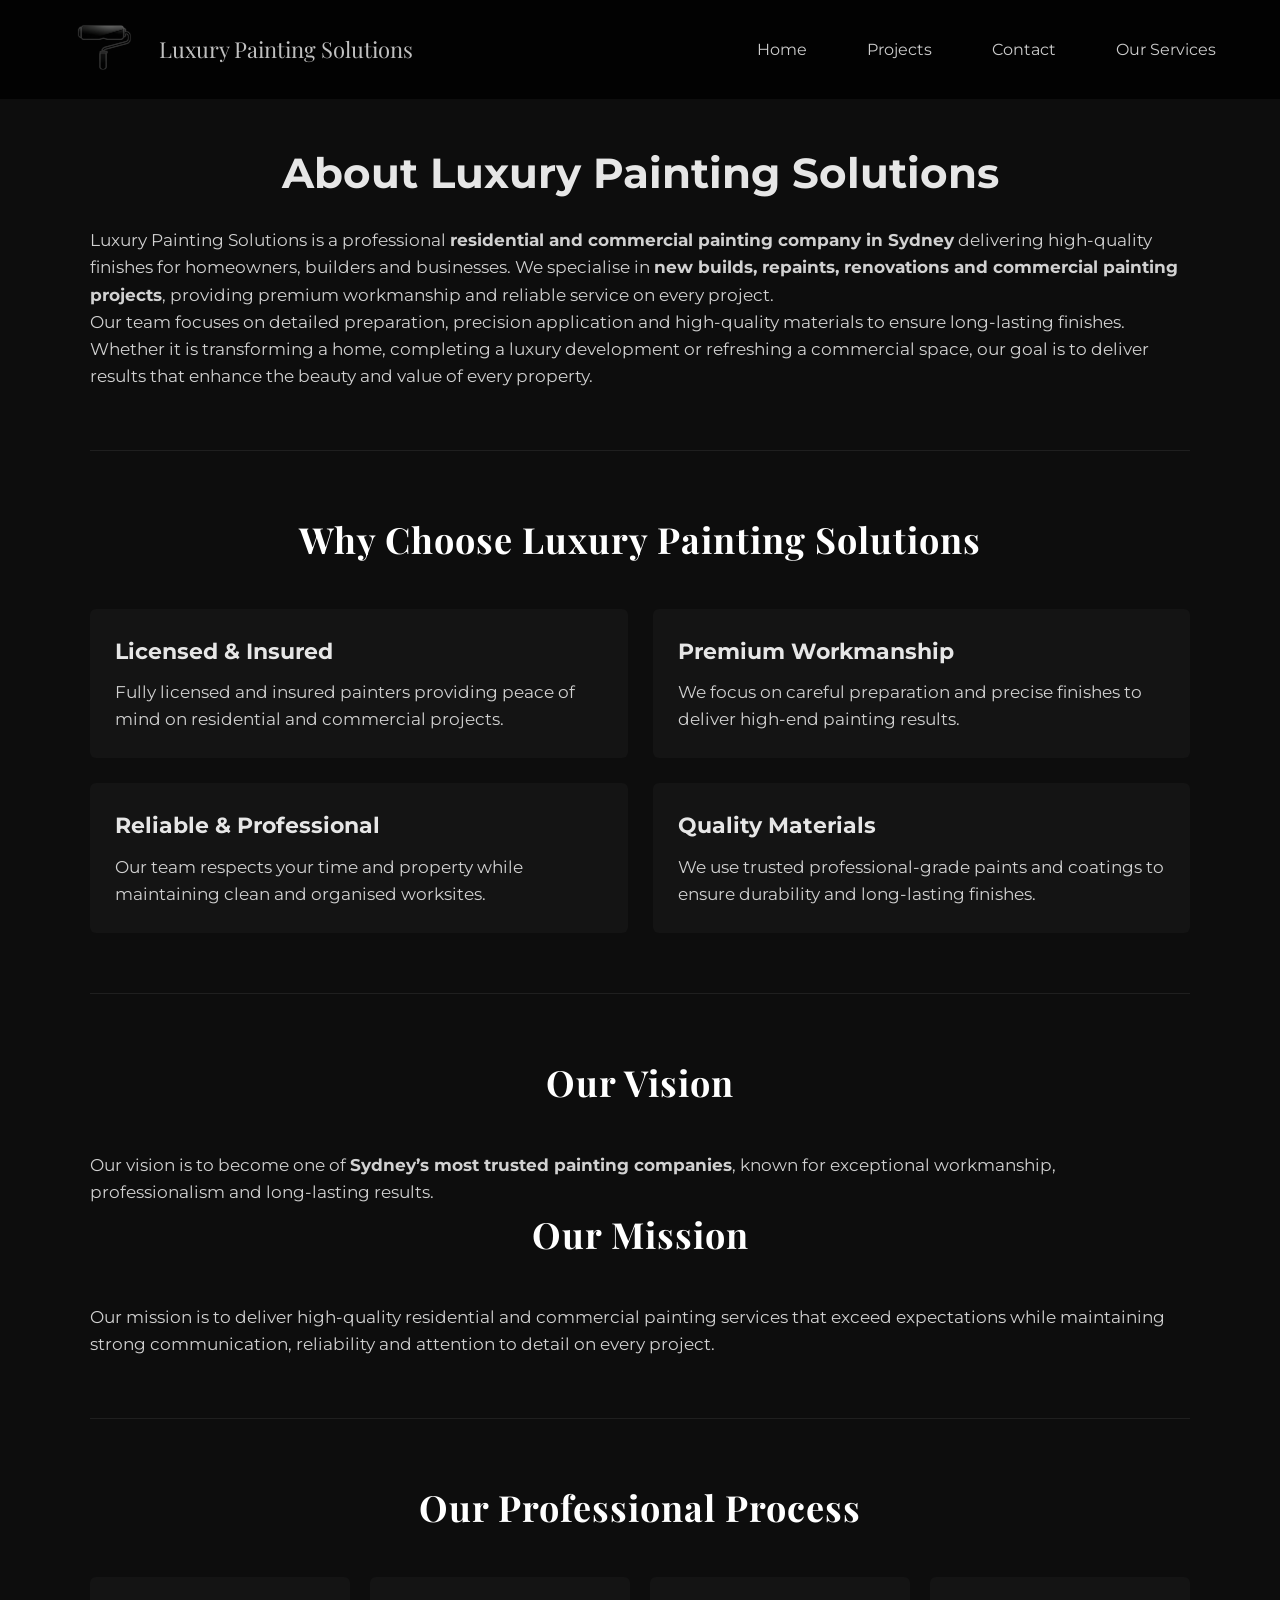
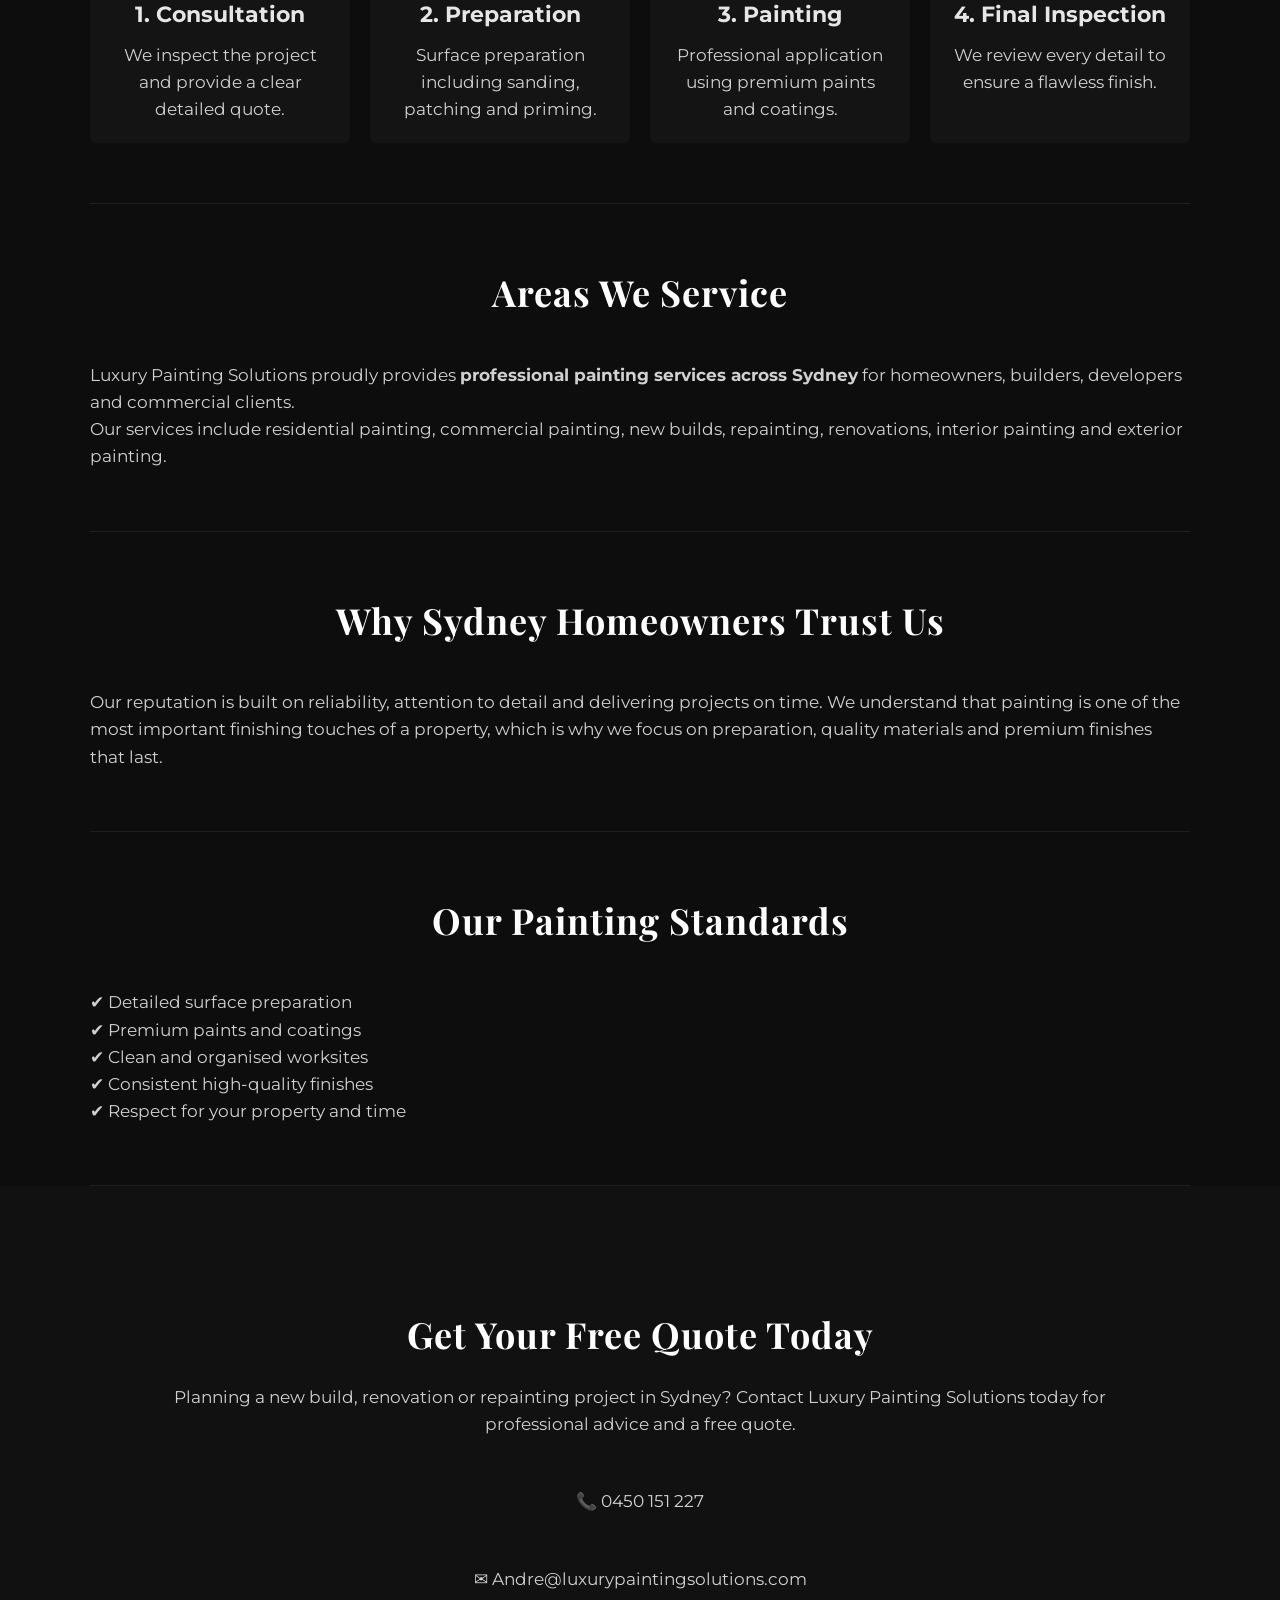
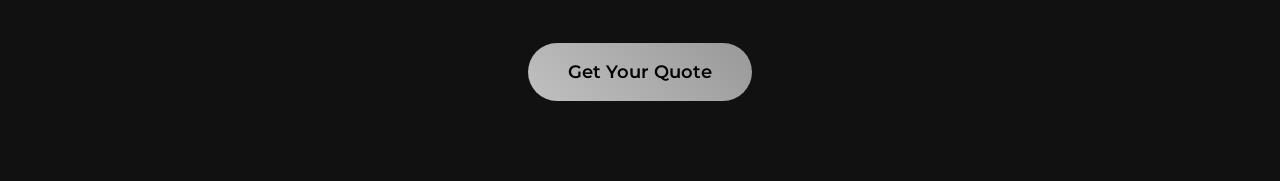
<file: about.html>
<!DOCTYPE html>
<html lang="en">

<head>
  <meta charset="UTF-8">
  <meta name="viewport" content="width=device-width, initial-scale=1.0">

  <title>About Us | Luxury Painting Solutions Sydney</title>
  <meta name="description"
    content="Luxury Painting Solutions is a professional residential and commercial painting company in Sydney specialising in new builds, repaints and premium finishes.">






  <style>
    body {
      font-family: Arial, Helvetica, sans-serif;
      margin: 0;
      background-color: #0d0d0d;
      color: #f5f5f5;
      line-height: 1.6;
    }

    .container {
      width: 90%;
      max-width: 1100px;
      margin: auto;
      padding: 60px 0;
    }

    h1 {
      font-size: 42px;
      margin-bottom: 20px;
      text-align: center;
      margin-top: 30px;
    }

    h2 {
      font-size: 30px;
      margin-bottom: 15px;
      color: #ffffff;
    }

    h3 {
      font-size: 22px;
      margin-bottom: 10px;
    }

    p {
      font-size: 17px;
      color: #d1d1d1;
    }

    .section {
      border-bottom: 1px solid #1f1f1f;
    }

    .features {
      display: grid;
      grid-template-columns: 1fr 1fr;
      gap: 25px;
      margin-top: 20px;
    }

    .feature-box {
      background: #141414;
      padding: 25px;
      border-radius: 6px;
    }

    .process {
      display: grid;
      grid-template-columns: repeat(4, 1fr);
      gap: 20px;
      margin-top: 20px;
    }

    .process-box {
      background: #141414;
      padding: 20px;
      border-radius: 6px;
      text-align: center;
    }

    .cta {
      text-align: center;
      background: #111;
      padding: 60px 20px;
    }

    .cta h2 {
      margin-bottom: 20px;
    }

    .contact {
      font-size: 18px;
      margin-top: 15px;
    }

    @media(max-width:768px) {

      .features {
        grid-template-columns: 1fr;
      }

      .process {
        grid-template-columns: 1fr;
      }

      h1 {
        font-size: 32px;
      }

    }
  </style>
</head>

<body>

  <header>
    <div class="logo">
      <a href="index.html"><img src="images/logo.png" class="logo-img" alt="Luxury Painting Solutions"></a>
      Luxury Painting Solutions
    </div>

    <nav class="nav-links">
      <a href="index.html#hero">Home</a>
      <a href="index.html#projects">Projects</a>
      <a href="index.html#contact">Contact</a>
      <a href="services.html">Our Services</a>
    </nav>

    <div class="hamburger">
      <span></span>
      <span></span>
      <span></span>
    </div>
  </header>


  <link rel="stylesheet" href="style.css">

  <link
    href="https://fonts.googleapis.com/css2?family=Playfair+Display:wght@500;700&family=Montserrat:wght@300;400;600&display=swap"
    rel="stylesheet">

  </header>

  <section class="container section">

    <h1 class="about-title">About Luxury Painting Solutions</h1>

    <p>
      Luxury Painting Solutions is a professional <strong>residential and commercial painting company in Sydney</strong>
      delivering high-quality finishes for homeowners, builders and businesses. We specialise in <strong>new builds,
        repaints, renovations and commercial painting projects</strong>, providing premium workmanship and reliable
      service on every project.
    </p>

    <p>
      Our team focuses on detailed preparation, precision application and high-quality materials to ensure long-lasting
      finishes. Whether it is transforming a home, completing a luxury development or refreshing a commercial space, our
      goal is to deliver results that enhance the beauty and value of every property.
    </p>

  </section>


  <section class="container section">

    <h2>Why Choose Luxury Painting Solutions</h2>

    <div class="features">

      <div class="feature-box">
        <h3>Licensed & Insured</h3>
        <p>Fully licensed and insured painters providing peace of mind on residential and commercial projects.</p>
      </div>

      <div class="feature-box">
        <h3>Premium Workmanship</h3>
        <p>We focus on careful preparation and precise finishes to deliver high-end painting results.</p>
      </div>

      <div class="feature-box">
        <h3>Reliable & Professional</h3>
        <p>Our team respects your time and property while maintaining clean and organised worksites.</p>
      </div>

      <div class="feature-box">
        <h3>Quality Materials</h3>
        <p>We use trusted professional-grade paints and coatings to ensure durability and long-lasting finishes.</p>
      </div>

    </div>

  </section>


  <section class="container section">

    <h2>Our Vision</h2>

    <p>
      Our vision is to become one of <strong>Sydney’s most trusted painting companies</strong>, known for exceptional
      workmanship, professionalism and long-lasting results.
    </p>

    <h2>Our Mission</h2>

    <p>
      Our mission is to deliver high-quality residential and commercial painting services that exceed expectations while
      maintaining strong communication, reliability and attention to detail on every project.
    </p>

  </section>


  <section class="container section">

    <h2>Our Professional Process</h2>

    <div class="process">

      <div class="process-box">
        <h3>1. Consultation</h3>
        <p>We inspect the project and provide a clear detailed quote.</p>
      </div>

      <div class="process-box">
        <h3>2. Preparation</h3>
        <p>Surface preparation including sanding, patching and priming.</p>
      </div>

      <div class="process-box">
        <h3>3. Painting</h3>
        <p>Professional application using premium paints and coatings.</p>
      </div>

      <div class="process-box">
        <h3>4. Final Inspection</h3>
        <p>We review every detail to ensure a flawless finish.</p>
      </div>

    </div>

  </section>


  <section class="container section">

    <h2>Areas We Service</h2>

    <p>
      Luxury Painting Solutions proudly provides <strong>professional painting services across Sydney</strong> for
      homeowners, builders, developers and commercial clients.
    </p>

    <p>
      Our services include residential painting, commercial painting, new builds, repainting, renovations, interior
      painting and exterior painting.
    </p>

  </section>


  <section class="container section">

    <h2>Why Sydney Homeowners Trust Us</h2>

    <p>
      Our reputation is built on reliability, attention to detail and delivering projects on time. We understand that
      painting is one of the most important finishing touches of a property, which is why we focus on preparation,
      quality materials and premium finishes that last.
    </p>

  </section>


  <section class="container section">

    <h2>Our Painting Standards</h2>

    <p>
      ✔ Detailed surface preparation<br>
      ✔ Premium paints and coatings<br>
      ✔ Clean and organised worksites<br>
      ✔ Consistent high-quality finishes<br>
      ✔ Respect for your property and time
    </p>

  </section>


  <section class="cta">

    <h2>Get Your Free Quote Today</h2>

    <p>
      Planning a new build, renovation or repainting project in Sydney? Contact Luxury Painting Solutions today for
      professional advice and a free quote.
    </p>

    <div class="contact">
      <p>📞 0450 151 227</p>
      <p>✉ Andre@luxurypaintingsolutions.com</p>
      <a href="#" class="btn-primary" id="openFormBtn2">Get Your Quote</a>
    </div>

  </section>

  <div id="quoteModal" class="modal">

    <div class="modal-content">

      <span class="close">&times;</span>

      <h2>Request Your Quote</h2>

      <form action="https://formspree.io/f/mqeykara" method="POST">
        <div class="form-group">
          <label>Full Name</label>
          <input type="text" name="name" required>
        </div>
        <div class="form-group">
          <label>Phone</label>
          <input type="tel" name="phone" required>
        </div>
        <div class="form-group">
          <label>Email Address</label>
          <input type="email" name="email" required>
        </div>
        <div class="form-group">
          <label>Additional Information</label>
          <textarea name="message" rows="4"
            placeholder="Tell us a little bit about your project so we can help quote you faster."></textarea>
        </div>
        <button type="submit" class="submit-btn">Send</button>
      </form>

    </div>
  </div>


  <script src="script.js"></script>

</body>

</html>
</file>
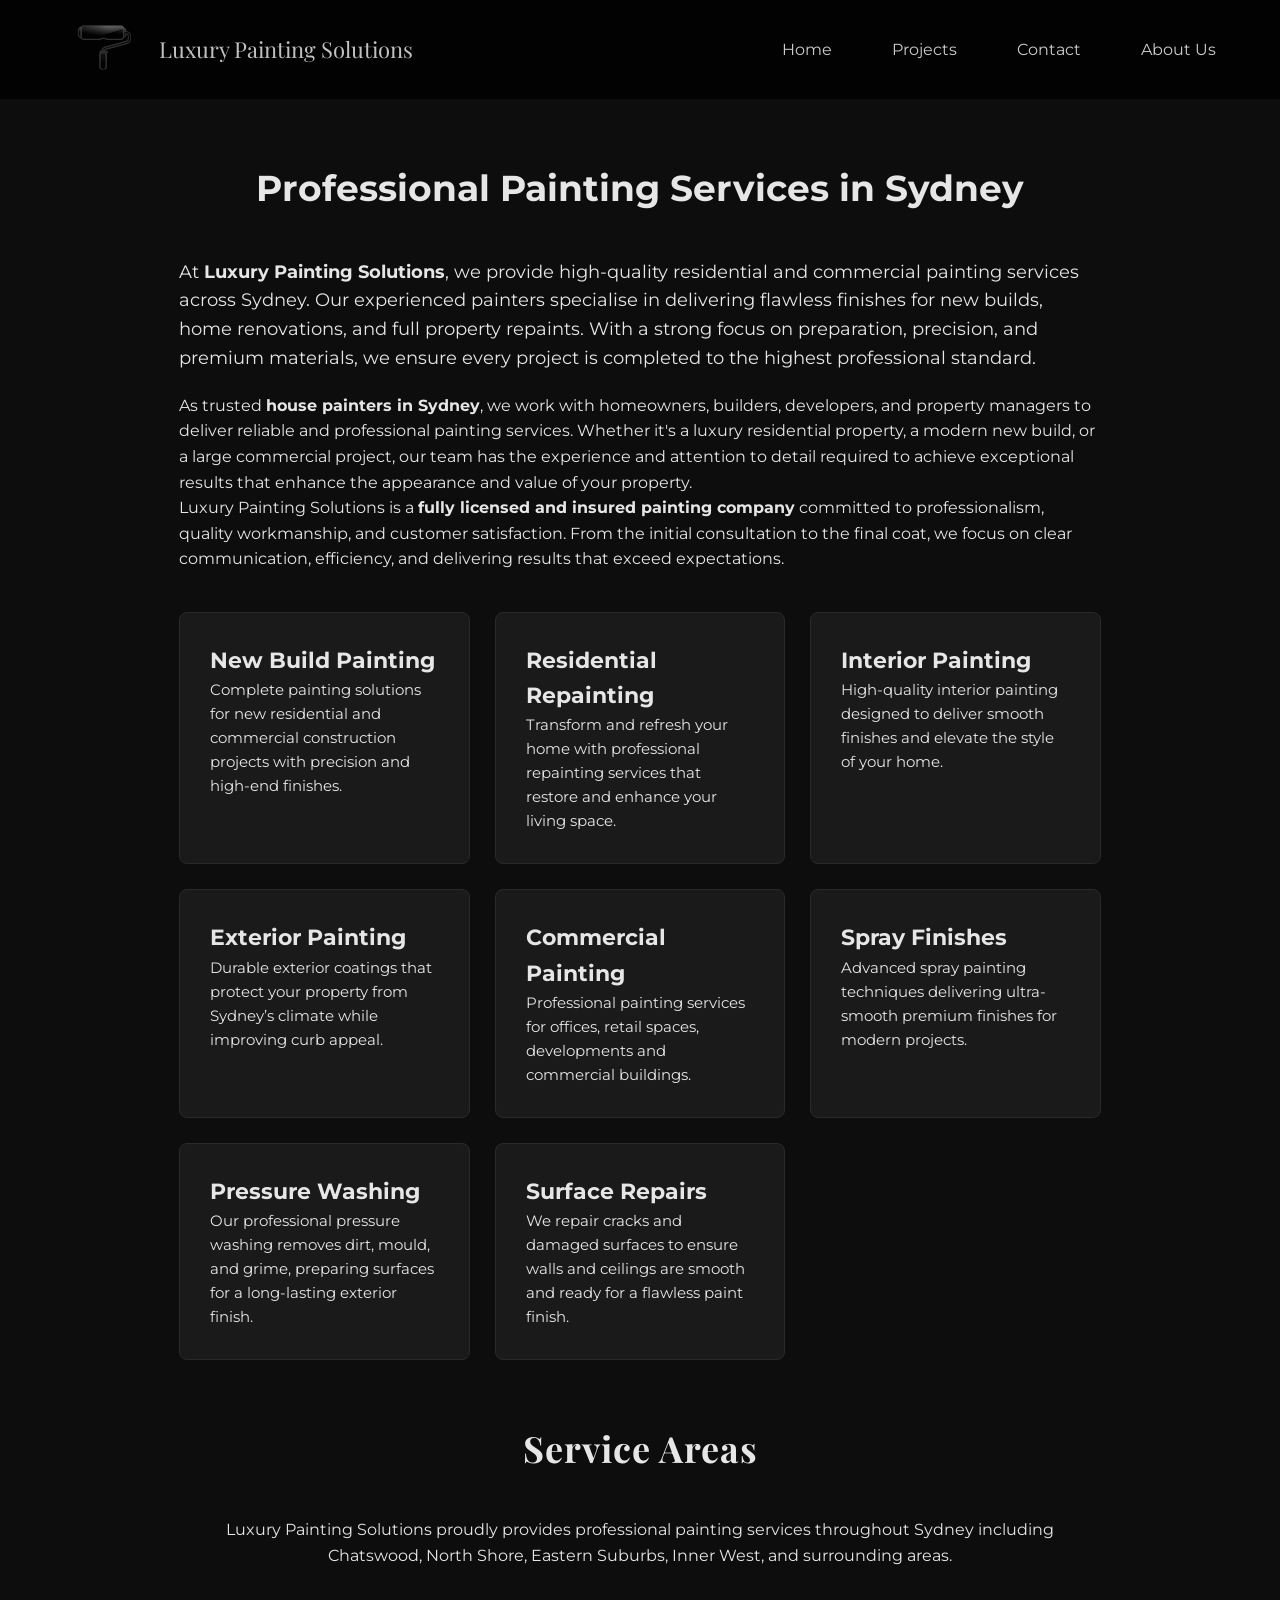
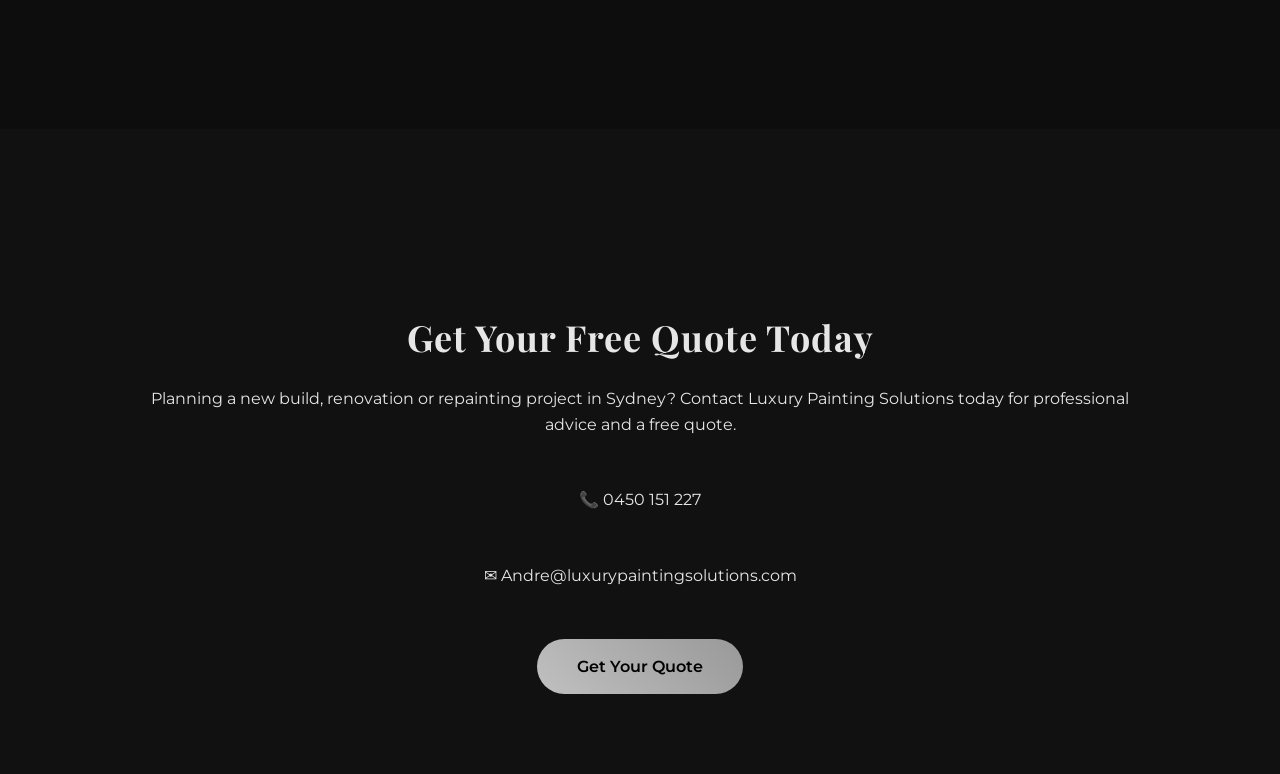
<file: services.html>
<!DOCTYPE html>
<html lang="en">

<head>
  <meta charset="UTF-8">
  <meta name="viewport" content="width=device-width, initial-scale=1.0">

  <title>Professional Painting Services Sydney | Luxury Painting Solutions</title>

  <style>
    .container {
      width: 90%;
      max-width: 1200px;
      margin: auto;
      padding: 60px 0;
    }

    h1 {
      font-size: 42px;
      margin-bottom: 20px;
      text-align: center;
    }

    h2 {
      font-size: 30px;
      margin-top: 60px;
      text-align: center;
    }

    .intro {
      font-size: 18px;
      margin-bottom: 20px;
    }

    .services-grid {
      display: grid;
      grid-template-columns: repeat(auto-fit, minmax(250px, 1fr));
      gap: 25px;
      margin-top: 40px;
    }

    .service-card {
      background: #1a1a1a;
      padding: 30px;
      border-radius: 8px;
      transition: transform 0.3s ease;
      border: 1px solid #2a2a2a;
    }

    .service-card:hover {
      transform: translateY(-5px);
    }

    .service-card h3 {
      margin-top: 0;
      font-size: 22px;
    }

    .service-card p {
      font-size: 15px;
    }

    .service-areas {
      margin-top: 60px;
      text-align: center;
      font-size: 16px;
    }
  </style>

  <meta name="description"
    content="Luxury Painting Solutions provides premium residential and commercial painting services across Sydney. Licensed and insured painters specialising in new builds, repaints and luxury homes.">

  <meta name="keywords"
    content="Sydney painters, house painters Sydney, residential painting Sydney, commercial painters Sydney, new build painters Sydney, repainting services Sydney">



</head>

<body>

  <header>
    <div class="logo">
      <a href="index.html"><img src="images/logo.png" class="logo-img" alt="Luxury Painting Solutions"></a>
      Luxury Painting Solutions
    </div>

    <nav class="nav-links">
      <a href="index.html#hero">Home</a>
      <a href="index.html#projects">Projects</a>
      <a href="index.html#contact">Contact</a>
      <a href="about.html">About Us</a>
    </nav>

    <div class="hamburger">
      <span></span>
      <span></span>
      <span></span>
    </div>

    <link rel="stylesheet" href="style.css">

    <link
      href="https://fonts.googleapis.com/css2?family=Playfair+Display:wght@500;700&family=Montserrat:wght@300;400;600&display=swap"
      rel="stylesheet">

  </header>

  <section class="services">

    <div class="container">

      <h1 class="services-title">Professional Painting Services in Sydney</h1>

      <p class="intro">
        At <strong>Luxury Painting Solutions</strong>, we provide high-quality residential and commercial painting
        services across Sydney.
        Our experienced painters specialise in delivering flawless finishes for new builds, home renovations, and full
        property repaints.
        With a strong focus on preparation, precision, and premium materials, we ensure every project is completed to
        the highest professional standard.
      </p>

      <p>
        As trusted <strong>house painters in Sydney</strong>, we work with homeowners, builders, developers, and
        property managers to deliver reliable and professional painting services. Whether it's a luxury residential
        property, a modern new build, or a large commercial project, our team has the experience and attention to detail
        required to achieve exceptional results that enhance the appearance and value of your property.
      </p>

      <p>
        Luxury Painting Solutions is a <strong>fully licensed and insured painting company</strong> committed to
        professionalism, quality workmanship, and customer satisfaction. From the initial consultation to the final
        coat, we focus on clear communication, efficiency, and delivering results that exceed expectations.
      </p>

      <div class="services-grid">

        <div class="service-card">
          <h3>New Build Painting</h3>
          <p>Complete painting solutions for new residential and commercial construction projects with precision and
            high-end finishes.</p>
        </div>

        <div class="service-card">
          <h3>Residential Repainting</h3>
          <p>Transform and refresh your home with professional repainting services that restore and enhance your living
            space.</p>
        </div>

        <div class="service-card">
          <h3>Interior Painting</h3>
          <p>High-quality interior painting designed to deliver smooth finishes and elevate the style of your home.</p>
        </div>

        <div class="service-card">
          <h3>Exterior Painting</h3>
          <p>Durable exterior coatings that protect your property from Sydney’s climate while improving curb appeal.</p>
        </div>

        <div class="service-card">
          <h3>Commercial Painting</h3>
          <p>Professional painting services for offices, retail spaces, developments and commercial buildings.</p>
        </div>

        <div class="service-card">
          <h3>Spray Finishes</h3>
          <p>Advanced spray painting techniques delivering ultra-smooth premium finishes for modern projects.</p>
        </div>

        <div class="service-card">
          <h3>Pressure Washing</h3>
          <p>Our professional pressure washing removes dirt, mould, and grime, preparing surfaces for a long-lasting
            exterior finish.</p>
        </div>

        <div class="service-card">
          <h3>Surface Repairs</h3>
          <p>We repair cracks and damaged surfaces to ensure walls and ceilings are smooth and ready for a flawless
            paint finish.</p>
        </div>

      </div>

      <div class="service-areas">

        <h2>Service Areas</h2>

        <p>
          Luxury Painting Solutions proudly provides professional painting services throughout Sydney including
          Chatswood, North Shore, Eastern Suburbs, Inner West, and surrounding areas.
        </p>

      </div>

    </div>

  </section>

  <section class="cta">

    <h2>Get Your Free Quote Today</h2>

    <p>
      Planning a new build, renovation or repainting project in Sydney? Contact Luxury Painting Solutions today for
      professional advice and a free quote.
    </p>

    <div class="contact">
      <p>📞 0450 151 227</p>
      <p>✉ Andre@luxurypaintingsolutions.com</p>
      <a href="#" class="btn-primary" id="openFormBtn2">Get Your Quote</a>
    </div>

  </section>

  <div id="quoteModal" class="modal">

    <div class="modal-content">

      <span class="close">&times;</span>

      <h2>Request Your Quote</h2>

      <form action="https://formspree.io/f/mqeykara" method="POST">
        <div class="form-group">
          <label>Full Name</label>
          <input type="text" name="name" required>
        </div>
        <div class="form-group">
          <label>Phone</label>
          <input type="tel" name="phone" required>
        </div>
        <div class="form-group">
          <label>Email Address</label>
          <input type="email" name="email" required>
        </div>
        <div class="form-group">
          <label>Additional Information</label>
          <textarea name="message" rows="4"
            placeholder="Tell us a little bit about your project so we can help quote you faster."></textarea>
        </div>
        <button type="submit" class="submit-btn">Send</button>
      </form>

    </div>
  </div>

  <script src="script.js"></script>

</body>

</html>
</file>
<file: style.css>
/* ===================== GLOBAL ===================== */
* {
  margin: 0;
  padding: 0;
  box-sizing: border-box;
}

body {
  font-family: 'Montserrat', sans-serif;
  background: #0d0d0d;
  color: #e6e6e6;
  line-height: 1.6;
}

h2 {
  font-family: 'Playfair Display', serif;
  font-size: 40px;
  margin-bottom: 40px;
}

/* ===================== SECTION TITLES ===================== */

section h2 {
  text-align: center;
  width: 100%;
  margin-bottom: 40px;
  font-size: 36px;
  letter-spacing: 1px;
}

@media (max-width: 768px) {
  section h2 {
    font-size: 28px;
  }
}

/* ===================== SERVICES TITLE ===================== */

.services-title {
  text-align: center;
  font-size: 36px;
  margin-bottom: 40px;
}

@media (max-width: 768px) {
  .services-title {
    font-size: 28px;
  }
}

.about-title {
  margin-top: 80px;
}




/* ===================== HEADER ===================== */
header {
  display: flex;
  justify-content: space-between;
  align-items: center;
  padding: 20px 10%;
  background: rgba(0, 0, 0, 0.8);
  position: fixed;
  width: 100%;
  height: 70px;
  z-index: 1000;
}

.logo {
  display: flex;
  align-items: center;
  gap: 15px;
  font-family: 'Playfair Display', serif;
  font-size: 22px;
  color: silver;
}

.logo-img {
  height: 60px;
  width: auto;
  filter: drop-shadow(0 0 0.5px silver);
}

nav a {
  color: #ccc;
  margin-left: 30px;
  text-decoration: none;
  transition: 0.3s;
}

nav a:hover {
  color: white;
}

/* ================= HERO ================= */
.hero {
  height: 100vh;
  background-image: url('images/hero-large.jpg');
  background-size: cover;
  background-position: center center;
  background-repeat: no-repeat;
  display: flex;
  align-items: center;
  justify-content: center;
  text-align: center;
  padding-top: 80px;
  position: relative;
  /* убираємо fixed, JS керуватиме паралаксом */
  background-attachment: scroll;
}

.hero-overlay {
  position: absolute;
  top: 0;
  left: 0;
  width: 100%;
  height: 100%;
  background: rgba(0, 0, 0, 0.35);
  display: flex;
  align-items: center;
  justify-content: center;
  flex-direction: column;
}

.hero-content h1 {
  font-size: 70px;
  color: silver;
  margin-bottom: 20px;
}

.hero-content p {
  font-size: 24px;
  color: #e6e6e6;
  margin-bottom: 30px;
}

@media (max-width: 768px) {
  .hero {
    height: 70vh;
  }

  .hero-content h1 {
    font-size: 36px;
  }

  .hero-content p {
    font-size: 18px;
    margin-bottom: 20px;
  }
}

.hero-content h1 {
  font-size: 3rem;
  margin-bottom: 20px;
}

.hero-content .btn {
  padding: 12px 30px;
  background-color: #e6b800;
  color: black;
  text-decoration: none;
  font-weight: bold;
  border-radius: 5px;
  transition: 0.3s;
}

.hero-content .btn:hover {
  background-color: #ffcc33;
}

/* Мобільні пристрої */
@media (max-width: 768px) {
  .hero {
    height: 70vh;
    /* трохи менша висота */
  }

  .hero-content h1 {
    font-size: 2rem;
  }

  .hero-content .btn {
    padding: 10px 25px;
  }
}

.btn-primary {
  display: inline-block;
  padding: 15px 40px;
  background: linear-gradient(45deg, silver, #999);
  color: black;
  text-decoration: none;
  font-weight: 600;
  border-radius: 30px;
  transition: 0.4s;
  cursor: pointer;
}

.btn-primary:hover {
  background: white;
}

/* ===================== SECTIONS ===================== */
section {
  padding: 100px 10%;
}

/* ================= ABOUT SECTION ================= */
.about p {
  margin-bottom: 30px;
  /* відстань між параграфом і credentials */
}

.credentials {
  display: flex;
  flex-direction: column;
  /* стовпчик */
  align-items: flex-start;
  /* по лівому краю */
  gap: 15px;
  /* відстань між блоками Licensed, ABN, Specialisation */
}

.credentials>div {
  padding: 0;
  /* без відступів */
  background: none;
  /* без фону */
  text-align: left;
  /* вирівняно по лівому краю */
}

.project-grid {
  display: grid;
  grid-template-columns: repeat(auto-fit, minmax(300px, 1fr));
  gap: 40px;
}

.project-card:hover {
  transform: translateY(-10px);
}

.cta {
  text-align: center;
  background: #111;
  padding: 120px 10% 80px;
}

.cta h2 {
  margin-bottom: 20px;
}

.cta p {
  margin-bottom: 50px;
}

.contact {
  text-align: center;
}

footer {
  text-align: center;
  padding: 30px;
  background: #000;
  font-size: 14px;
  color: #888;
}

/* ===================== MODAL ===================== */
.modal {
  display: none;
  position: fixed;
  z-index: 2000;
  left: 0;
  top: 0;
  width: 100%;
  height: 100%;
  overflow: auto;
  background-color: rgba(0, 0, 0, 0);
  transition: 0.5s;
}

.modal.show {
  display: block;
  background-color: rgba(0, 0, 0, 0.8);
}

.modal-content {
  background-color: #1a1a1a;
  margin: 80px auto;
  padding: 40px;
  border-radius: 20px;
  max-width: 500px;
  color: #e6e6e6;
  box-shadow: 0 0 30px rgba(255, 255, 255, 0.1);
  position: relative;
  transform: scale(0.8);
  opacity: 0;
  transition: transform 0.5s ease, opacity 0.5s ease;
}

.modal.show .modal-content {
  transform: scale(1);
  opacity: 1;
}

.close {
  color: #ccc;
  position: absolute;
  top: 20px;
  right: 25px;
  font-size: 28px;
  font-weight: bold;
  cursor: pointer;
}

.close:hover {
  color: white;
}

.modal-content h2 {
  font-family: 'Playfair Display', serif;
  font-size: 32px;
  text-align: center;
  margin-bottom: 30px;
  color: silver;
  opacity: 0;
  transform: translateY(-10px);
  transition: all 0.5s ease 0.2s;
}

.modal.show .modal-content h2 {
  opacity: 1;
  transform: translateY(0);
}

.form-group {
  margin-bottom: 20px;
  opacity: 0;
  transform: translateY(10px);
  transition: all 0.5s ease;
}

.modal.show .form-group {
  opacity: 1;
  transform: translateY(0);
}

.form-group label {
  display: block;
  margin-bottom: 6px;
  font-weight: 600;
  color: #ccc;
}

.form-group input,
.form-group textarea {
  width: 100%;
  padding: 12px;
  border-radius: 10px;
  border: none;
  background: #0d0d0d;
  color: white;
  font-size: 16px;
  outline: none;
  transition: 0.3s;
}

.form-group textarea {
  resize: vertical;
  min-height: 120px;
}

.form-group input:focus {
  box-shadow: 0 0 10px silver;
}

.submit-btn {
  display: block;
  width: 100%;
  padding: 15px;
  border-radius: 30px;
  border: none;
  font-size: 18px;
  font-weight: 600;
  background: linear-gradient(45deg, silver, #999);
  color: black;
  cursor: pointer;
  transition: all 0.4s ease;
  opacity: 0;
  transform: translateY(10px);
}

.modal.show .submit-btn {
  opacity: 1;
  transform: translateY(0);
}

/* ===================== GALLERY ===================== */
.gallery-section {
  background: #111;
}

.gallery-tabs {
  text-align: center;
  margin-bottom: 40px;
}

.tab-btn {
  padding: 12px 30px;
  margin: 0 10px;
  background: transparent;
  border: 1px solid silver;
  color: silver;
  cursor: pointer;
  border-radius: 25px;
  transition: 0.3s;
}

.tab-btn.active,
.tab-btn:hover {
  background: linear-gradient(45deg, silver, #999);
  color: black;
}

.slider {
  position: relative;
  max-width: 900px;
  margin: 0 auto;
}

/* Контейнер слайду */
.slides {
  display: none;
  position: relative;
  max-width: 900px;
  margin: 0 auto;
  background: #111;
  border-radius: 15px;
  overflow: hidden;
}

.slides.active {
  display: block;
}

/* Сам слайд */
.slide {
  width: 100%;
  display: none;
  text-align: center;
}

.slide.active {
  display: block;
}

.slide img,
.slide video {
  max-width: 100%;
  max-height: 80vh;
  width: auto;
  height: auto;
  margin: 0 auto;
  display: block;
  border-radius: 10px;
  object-fit: contain;
  background: #111;
}

/* ======= Невидимі кнопки для навігації ======= */
.slider-controls {
  position: absolute;
  top: 0;
  left: 0;
  width: 100%;
  height: 100%;
  display: flex;
  justify-content: space-between;
}

.slider-controls button {
  width: 50%;
  /* покриває ліву та праву половину слайду */
  height: 100%;
  background: transparent;
  /* невидимі */
  border: none;
  cursor: pointer;
}

.slider-controls button:hover {
  /* Можна додати легкий ефект при наведенні, наприклад змінити курсор */
  cursor: pointer;
}

/* ===================== SCROLL REVEAL ===================== */
.gallery-item {
  overflow: hidden;
  border-radius: 15px;
  opacity: 0;
  transform: translateY(40px);
  transition: all 0.8s ease;
}

.gallery-item img,
.gallery-item video {
  width: 100%;
  height: 100%;
  object-fit: cover;
  border-radius: 15px;
  transition: transform 0.6s ease;
}

.gallery-item:hover img,
.gallery-item:hover video {
  transform: scale(1.05);
}

.gallery-item.show {
  opacity: 1;
  transform: translateY(0);
}


/* ===================== PROJECT MODAL ===================== */

.project-modal {
  display: none;
  position: fixed;
  inset: 0;
  background: rgba(0, 0, 0, 0.6);
  /* м’яке затемнення */
  backdrop-filter: blur(4px);
  align-items: center;
  justify-content: center;
  z-index: 3000;
  padding: 40px;
}

.project-modal.show {
  display: flex;
}

.project-modal .modal-media {
  background: #111;
  padding: 20px;
  border-radius: 20px;
  max-width: 1000px;
  max-height: 85vh;
  width: 100%;
  box-shadow: 0 0 40px rgba(255, 255, 255, 0.15);
  animation: fadeScale 0.3s ease;
  display: flex;
  align-items: center;
  justify-content: center;
}

.project-modal img,
.project-modal video {
  max-width: 100%;
  max-height: 75vh;
  border-radius: 15px;
}

@keyframes fadeScale {
  from {
    opacity: 0;
    transform: scale(0.9);
  }

  to {
    opacity: 1;
    transform: scale(1);
  }
}

/* ===== Gallery Content Toggle ===== */

.gallery-content {
  display: none;
}

.gallery-content.active {
  display: grid;
}

/* ===== FIXED PROJECT CARD MEDIA ===== */

.project-card {
  position: relative;
  overflow: hidden;
  border-radius: 15px;
  aspect-ratio: 4 / 3;
  /* фіксована висота */
  background: #111;
  cursor: pointer;
  transition: transform 0.4s ease;
}

.project-card:hover {
  transform: translateY(-8px);
}

.project-card img,
.project-card video {
  width: 100%;
  height: 100%;
  object-fit: cover;
  /* ключ до ідеального вигляду */
  display: block;
  border-radius: 15px;
  transition: transform 0.6s ease;
}

.project-card:hover img,
.project-card:hover video {
  transform: scale(1.08);
}





/* ==================== HEADER ==================== */
header {
  flex-wrap: wrap;
  justify-content: space-between;
  align-items: center;
  padding: 15px 5%;
  background: rgba(0, 0, 0, 0.8);
  position: fixed;
  width: 100%;
  height: auto;
  z-index: 1000;
  flex-wrap: wrap;
}

.logo {
  display: flex;
  align-items: center;
  gap: 15px;
  font-family: 'Playfair Display', serif;
  font-size: 22px;
  color: silver;
}

.logo-img {
  height: 60px;
  width: auto;
  filter: drop-shadow(0 0 0.5px silver);
}

.nav-links {
  display: flex;
  gap: 30px;
}

.nav-links a {
  color: #ccc;
  text-decoration: none;
  transition: 0.3s;
}

.nav-links a:hover {
  color: white;
}

/* ==================== HAMBURGER ==================== */
.hamburger {
  display: none;
  flex-direction: column;
  cursor: pointer;
  gap: 5px;
}

.hamburger span {
  display: block;
  width: 25px;
  height: 3px;
  background: silver;
  border-radius: 2px;
  transition: all 0.3s ease;
}

/* ==================== MOBILE ==================== */
@media(max-width:768px) {
  .nav-links {
    position: absolute;
    top: 70px;
    right: 0;
    background: rgba(0, 0, 0, 0.95);
    height: 0;
    overflow: hidden;
    flex-direction: column;
    width: 100%;
    text-align: center;
    transition: 0.3s ease;
  }

  .nav-links.open {
    height: calc(100vh - 70px);
    padding-top: 20px;
  }

  .nav-links a {
    padding: 15px 0;
    font-size: 18px;
  }

  .hamburger {
    display: flex;
  }
}

/* Гамбургер перетворюється у X при відкритті */
.hamburger.active span:nth-child(1) {
  transform: rotate(45deg) translate(5px, 5px);
}

.hamburger.active span:nth-child(2) {
  opacity: 0;
}

.hamburger.active span:nth-child(3) {
  transform: rotate(-45deg) translate(5px, -5px);
}

/* ================= BUTTON LIKE GET YOUR QUOTE ================= */
.btn-quote {
  display: inline-block;
  padding: 15px 40px;
  background: linear-gradient(45deg, silver, #999);
  color: black;
  text-decoration: none;
  font-weight: 600;
  border-radius: 30px;
  transition: 0.4s;
  cursor: pointer;
  margin-top: 20px;
  /* відстань від контактів */
}

.btn-quote:hover {
  background: linear-gradient(45deg, #999, silver);
}

/* ===================== MOBILE HEADER ===================== */

@media (max-width: 768px) {

  header {
    position: fixed;
    display: flex;
    align-items: center;
    justify-content: center;
    height: 70px;
  }

  .logo {
    position: absolute;
    left: 10px;

  }

  .logo-img {
    filter: drop-shadow(0 0 0.5px silver);
  }

  .hamburger {
    position: absolute;
    right: 10px;
    font-size: 28px;
    cursor: pointer;
  }

  .header-title {
    text-align: center;
    font-size: 18px;
    font-weight: 500;
    letter-spacing: 1px;
  }

}
</file>
